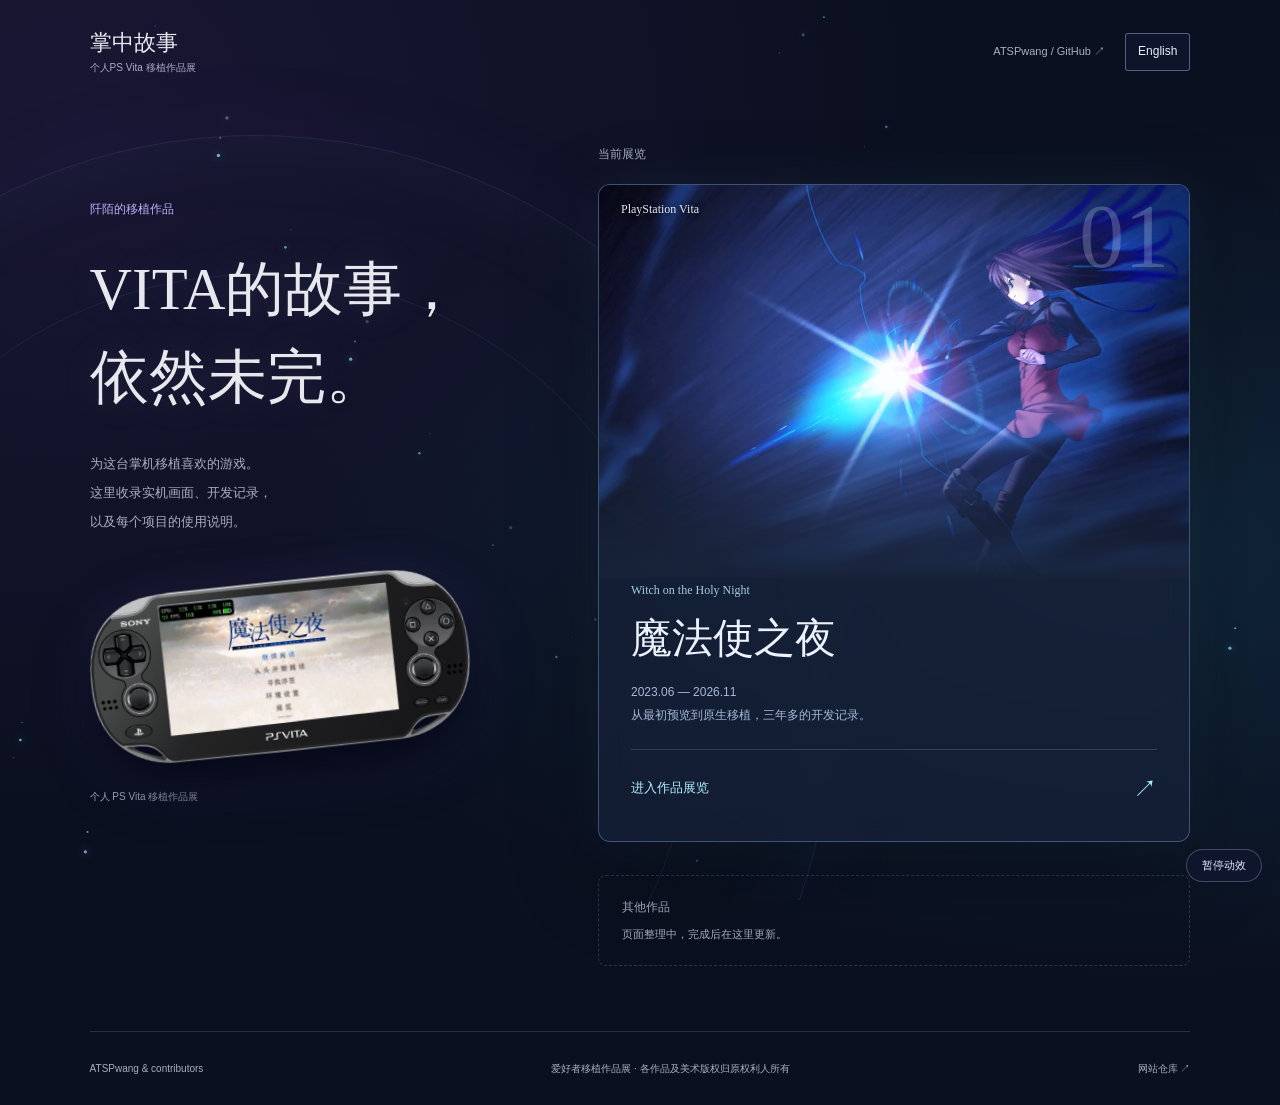
<file: index.html>
<!doctype html>
<html lang="zh-CN">
<head>
  <meta charset="utf-8">
  <meta name="viewport" content="width=device-width,initial-scale=1">
  <meta name="theme-color" content="#10151c">
  <meta name="description" content="ATSPwang 的 PS Vita 移植作品展览。探索魔法使之夜的掌中旅程，以及更多正在路上的移植作品。">
  <title>阡陌· PS Vita 移植作品展</title>
  <link rel="stylesheet" href="hub.css">
  <script src="hub-i18n.js" defer></script>
  <script src="language.js" defer></script>
  <script src="hub.js" defer></script>
</head>
<body>
  <div class="reading-progress" aria-hidden="true"></div><button class="motion-toggle" aria-pressed="false" aria-label="暂停页面动效">暂停动效</button>
  <div class="hub-atmosphere" aria-hidden="true"><canvas class="atmosphere"></canvas><div class="hub-orbit"></div></div>
  <header class="wrap"><a class="wordmark" href="./">掌中故事<span>个人PS Vita 移植作品展</span></a><a class="source" href="https://github.com/ATSPwang618" target="_blank" rel="noopener noreferrer">ATSPwang / GitHub ↗</a><button class="language-toggle" type="button" lang="en" aria-label="Switch to English">English</button></header>
  <main class="wrap collection">
    <section class="intro" aria-labelledby="title"><p class="intro-note">阡陌的移植作品</p><h1 id="title">VITA的故事，<br>依然未完。</h1><p class="intro-description">为这台掌机移植喜欢的游戏。<br>这里收录实机画面、开发记录，<br>以及每个项目的使用说明。</p><div class="collection-device" data-tilt aria-hidden="true"><img class="collection-screen" src="mofa-vita/assets/01-title.webp" width="960" height="544" alt=""><img class="collection-frame" src="mofa-vita/assets/vita-device.webp" width="1154" height="519" alt=""></div><p class="owner-note">个人 PS Vita 移植作品展</p></section>
    <section id="works" class="works" aria-labelledby="works-title"><h2 id="works-title">当前展览</h2>
      <a class="featured" data-tilt href="mofa-vita/" aria-label="进入魔法使之夜 PS Vita 宣传网站"><div class="cover-art"><img src="mofa-vita/assets/hero-magic.webp" width="1024" height="760" alt="苍崎青子施展魔法的游戏原画"><span class="cover-platform">PlayStation Vita</span><span class="cover-index" aria-hidden="true">01</span></div><div class="project-copy"><p class="project-en">Witch on the Holy Night</p><h3>魔法使之夜</h3><p class="project-description">2023.06 — 2026.11<br>从最初预览到原生移植，三年多的开发记录。</p><span class="enter">进入作品展览 <b aria-hidden="true">↗</b></span></div></a>
      <div class="next-work"><h3>其他作品</h3><p>页面整理中，完成后在这里更新。</p></div>
    </section>
  </main>
  <footer class="wrap"><span>ATSPwang &amp; contributors</span><p>爱好者移植作品展 · 各作品及美术版权归原权利人所有</p><a href="https://github.com/ATSPwang618/myvita.github.io" target="_blank" rel="noopener noreferrer">网站仓库 ↗</a></footer>
</body>
</html>
</file>
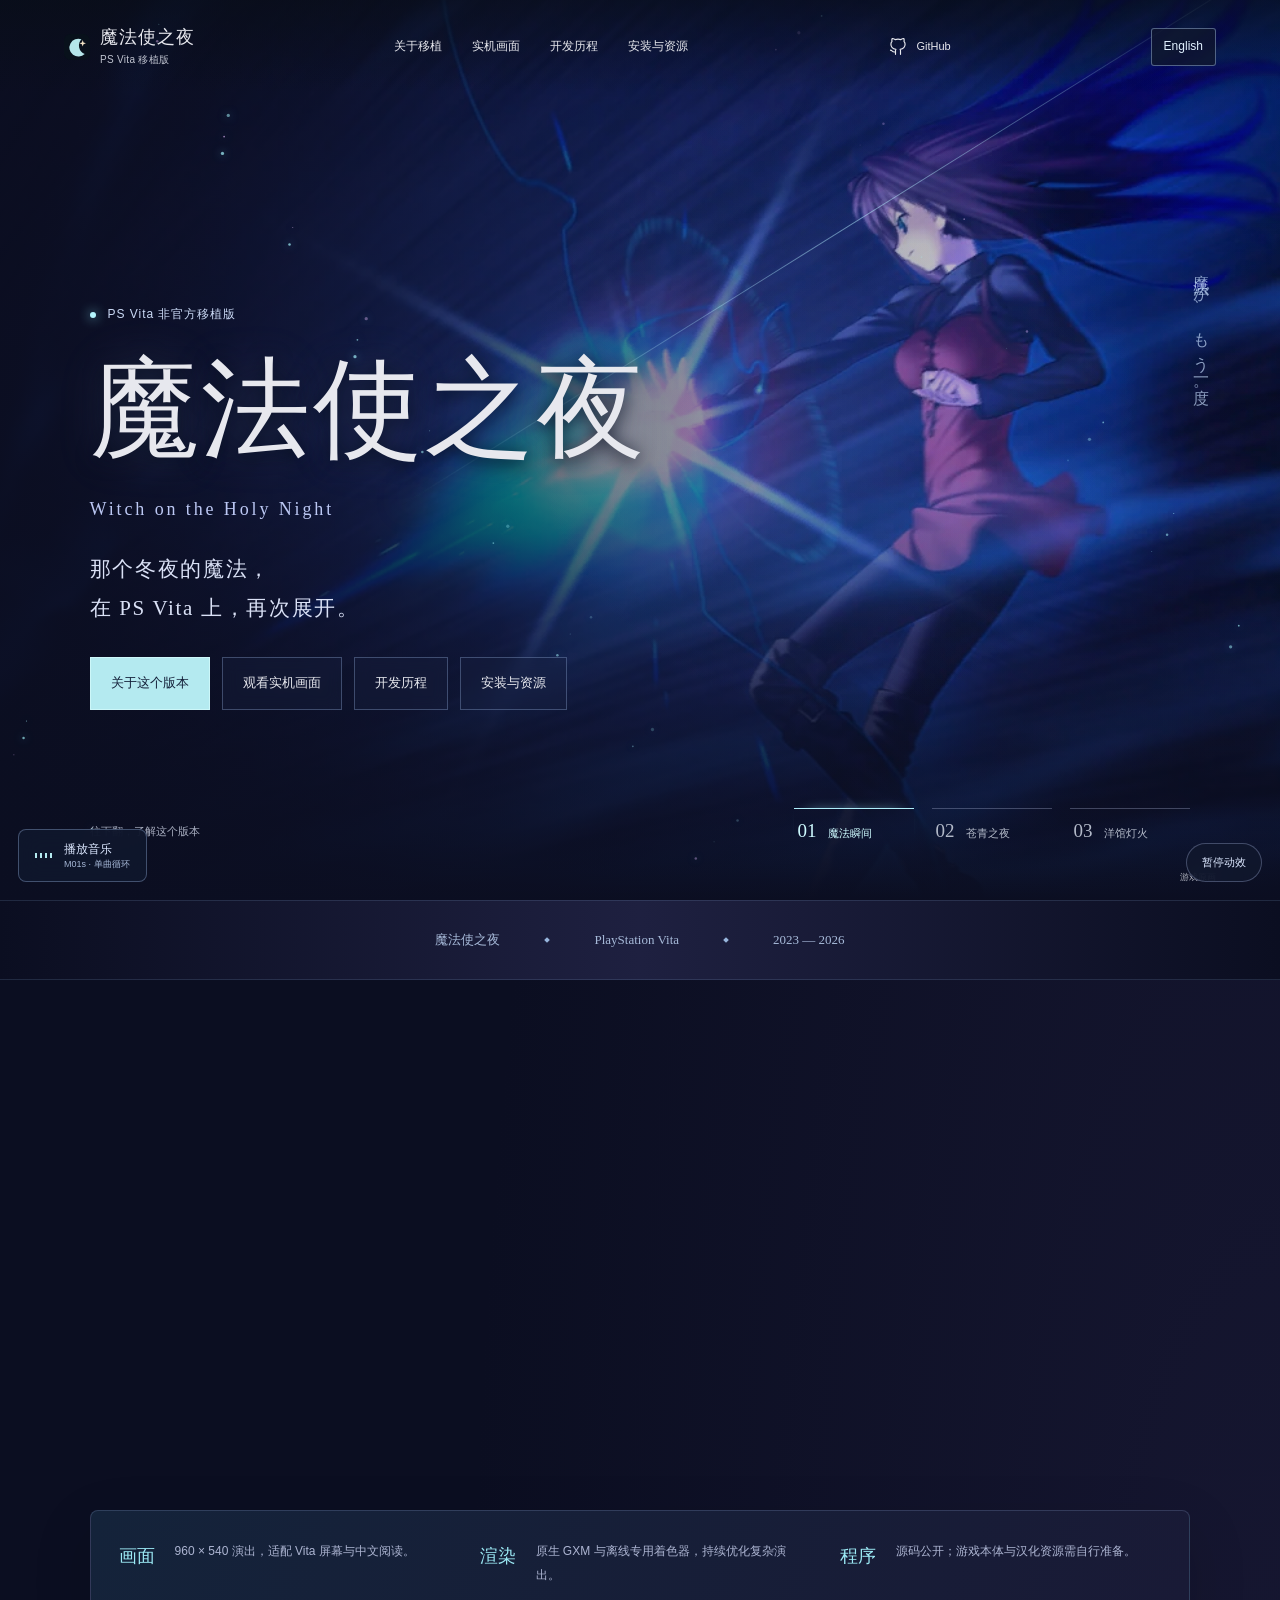
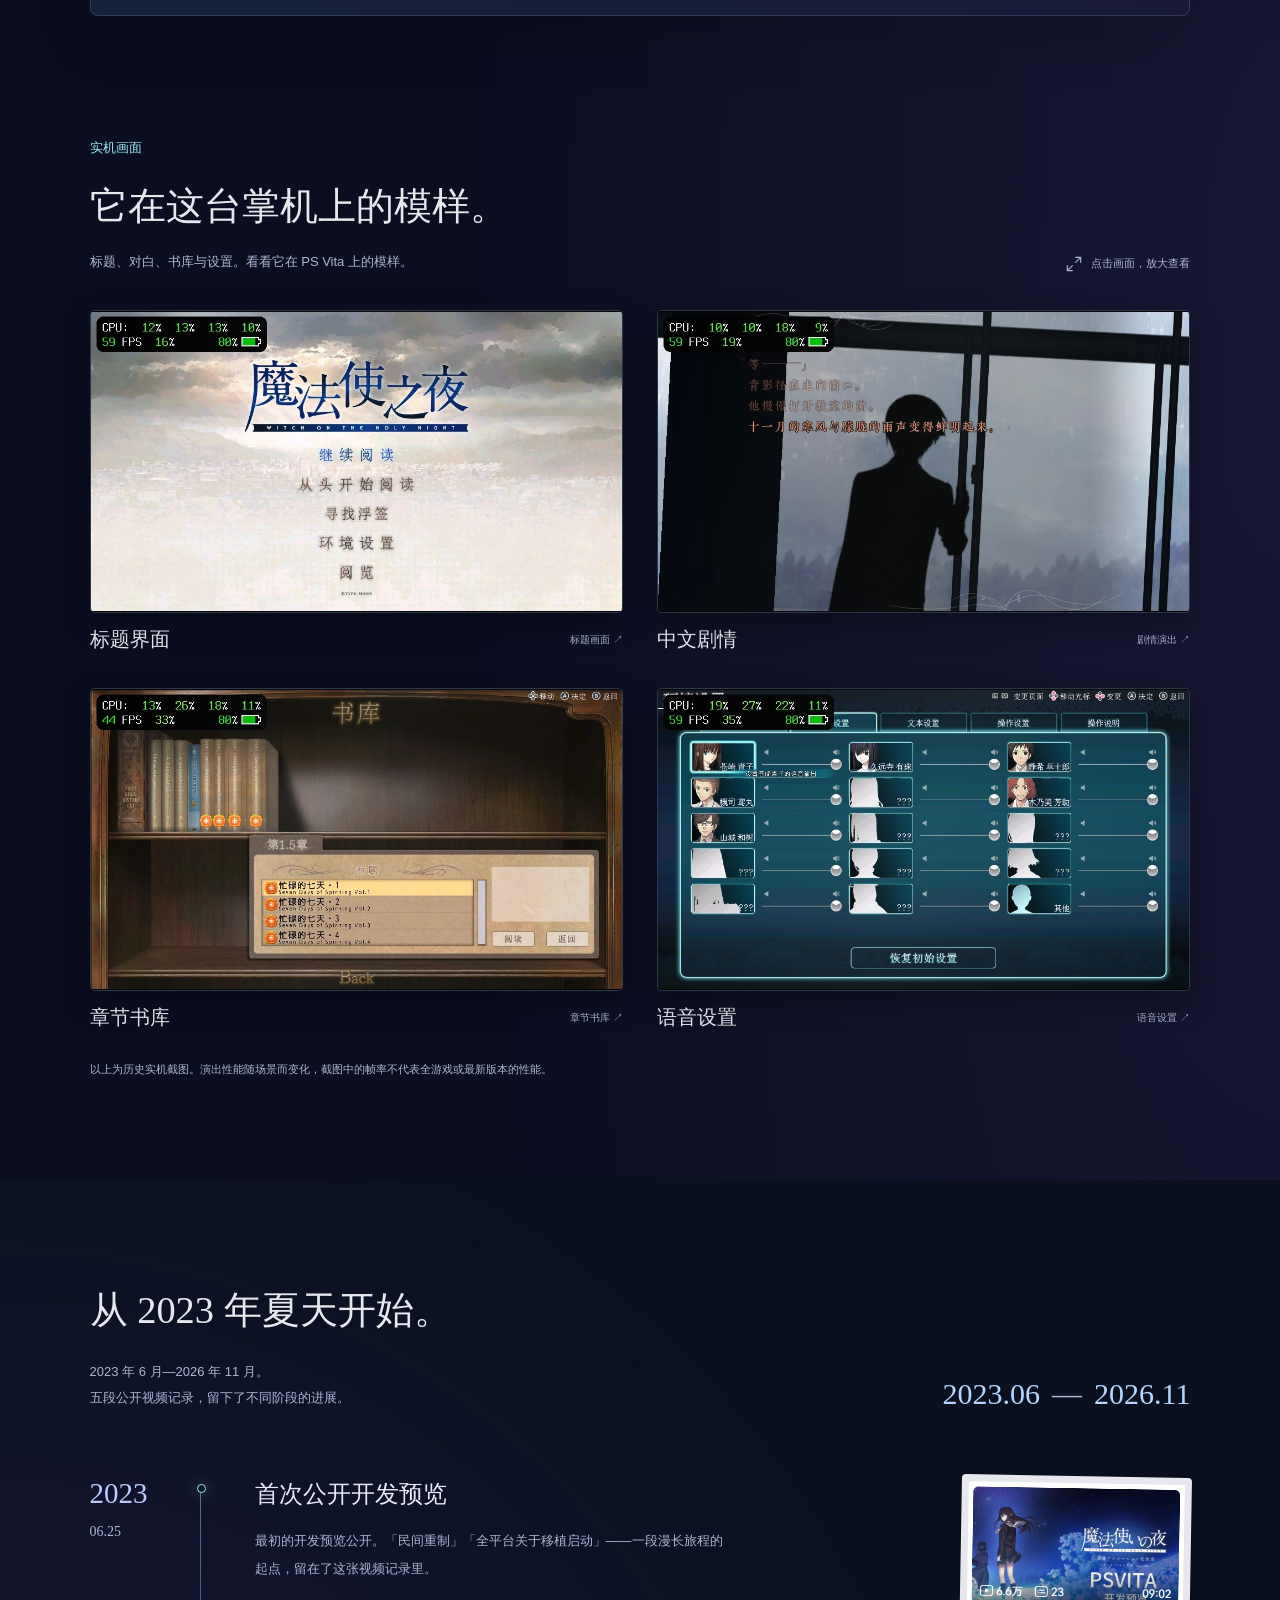
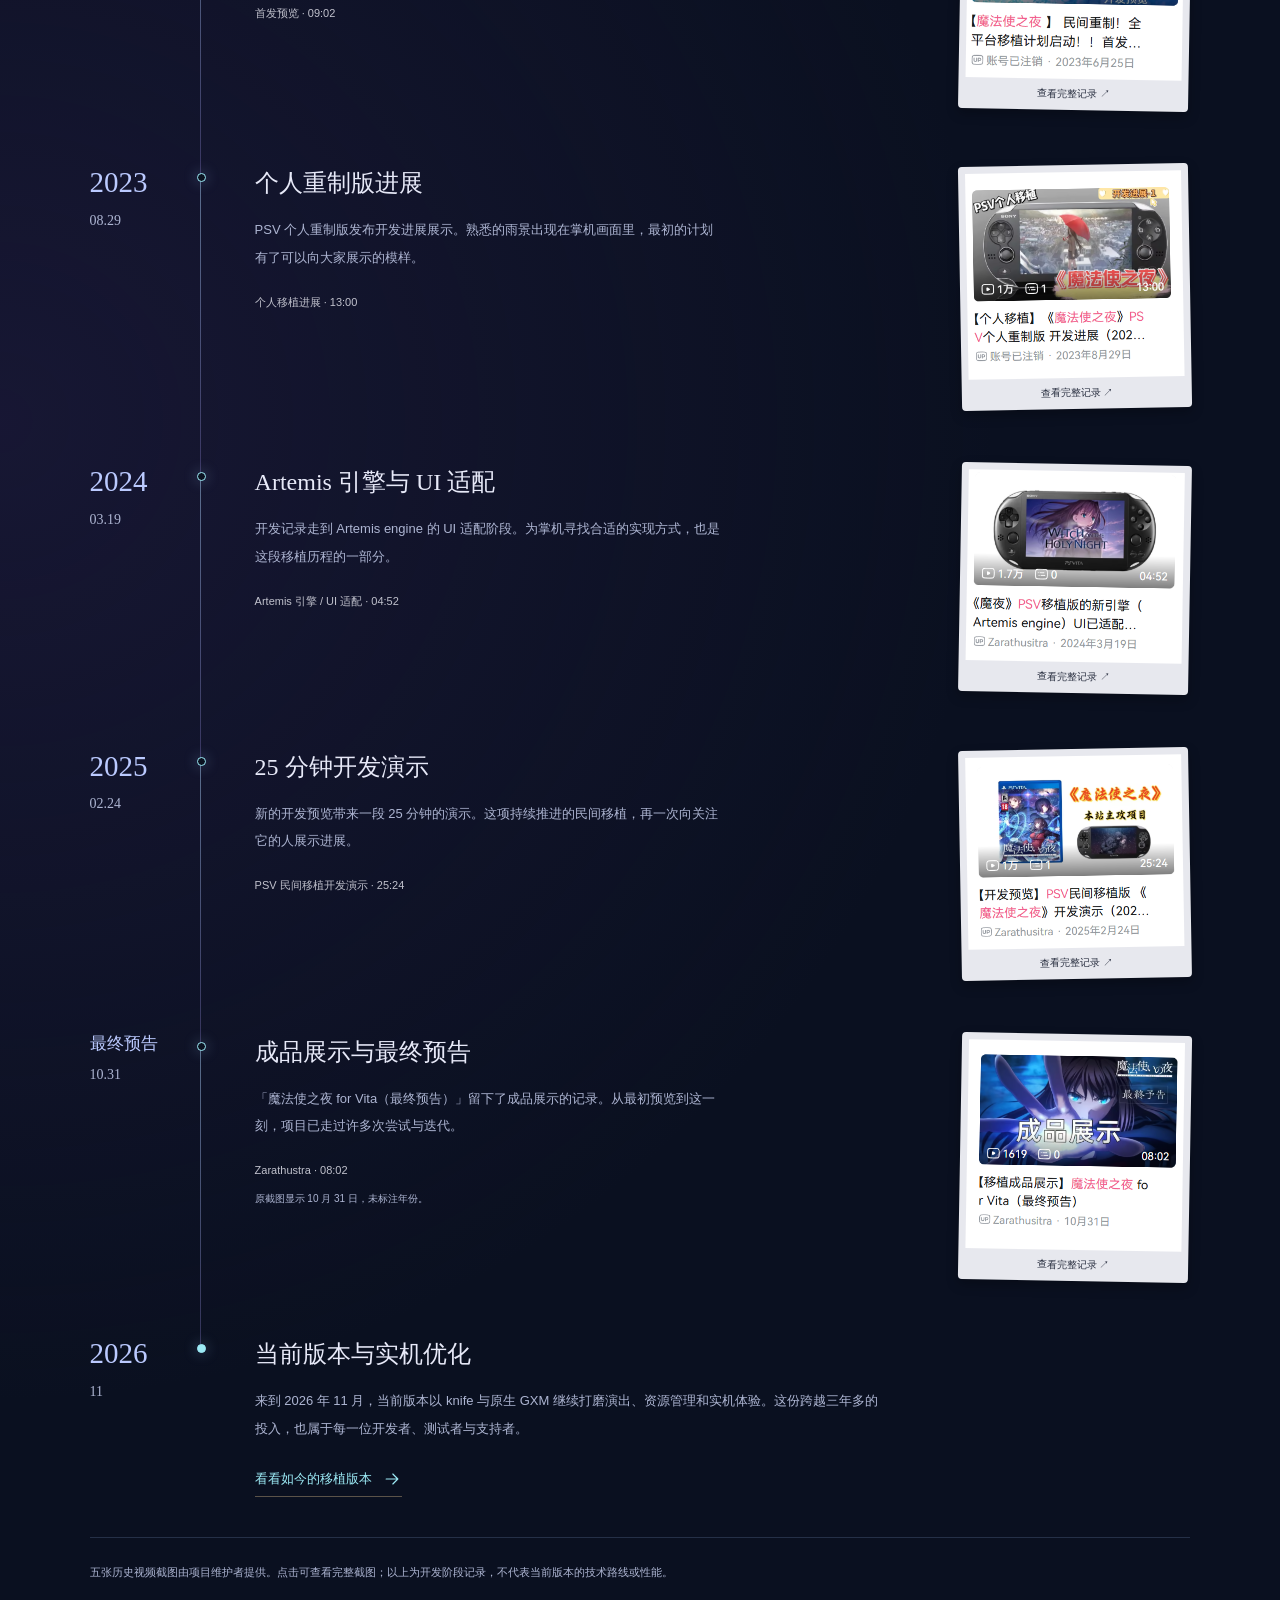
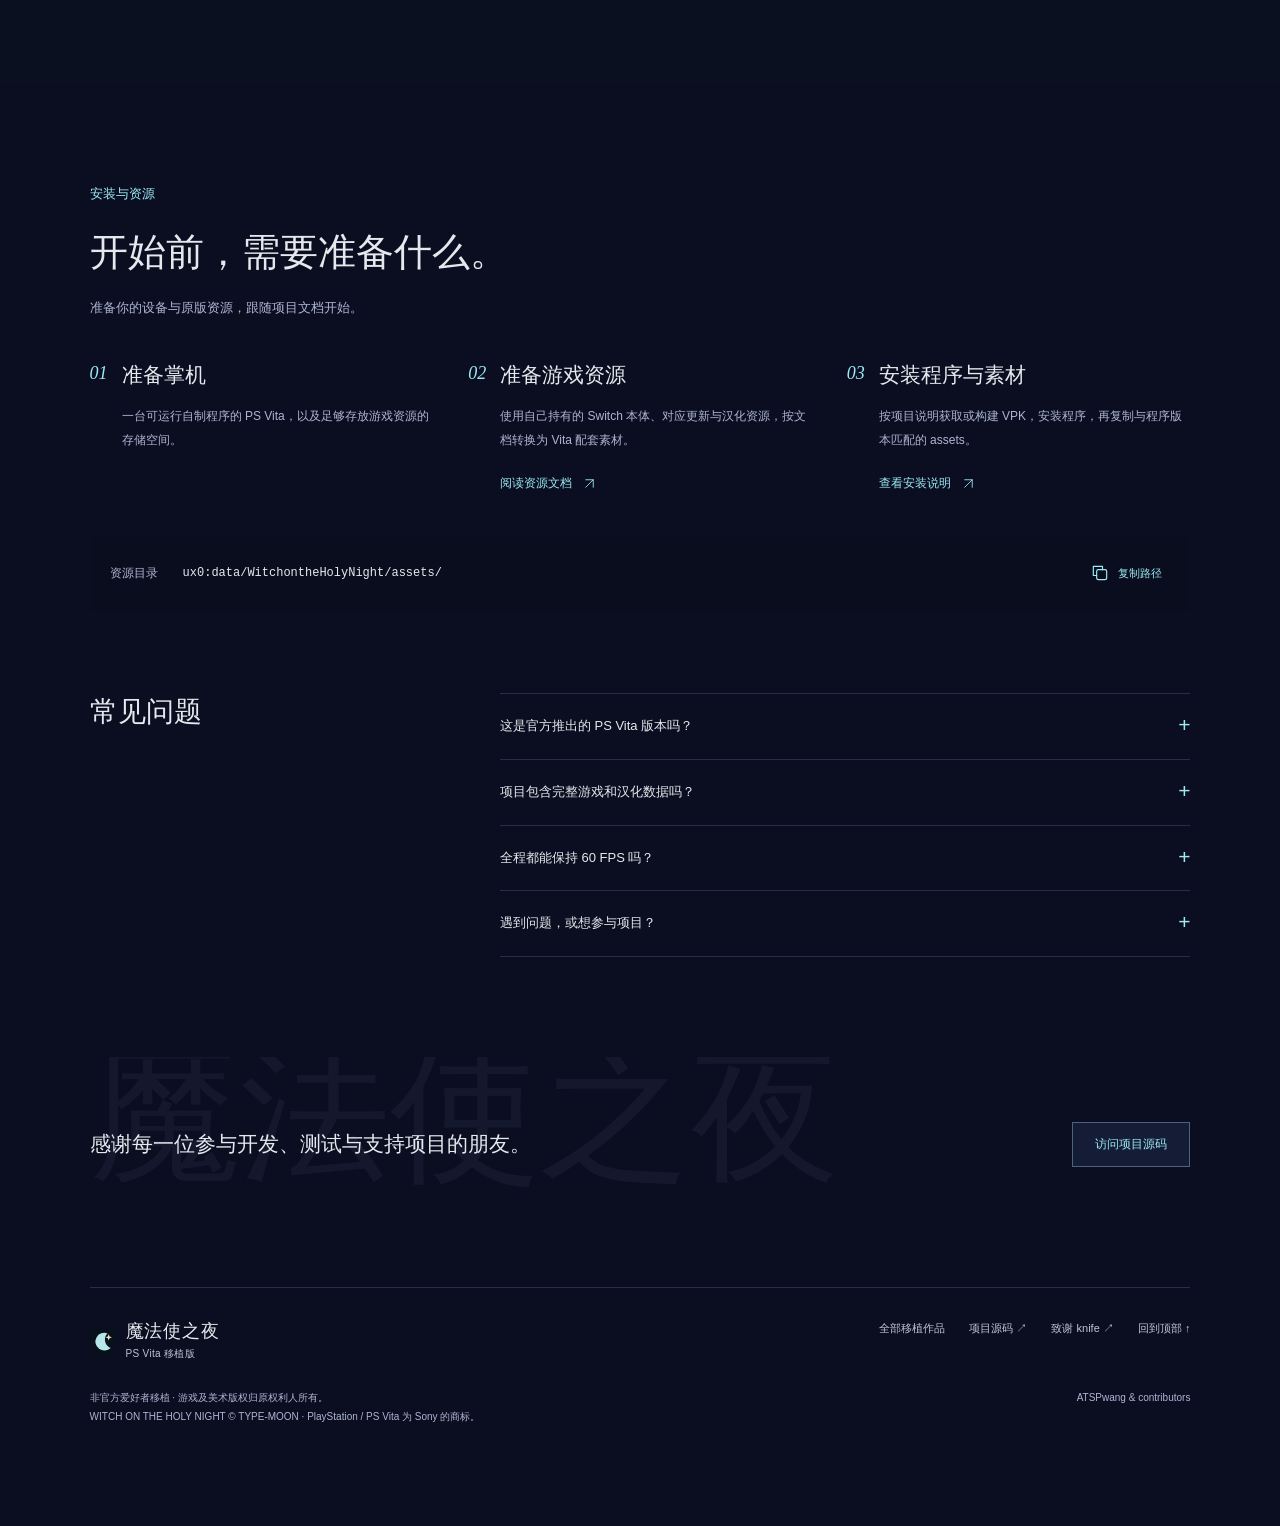
<file: mofa-vita/index.html>
<!doctype html>
<html lang="zh-CN">
<head>
  <meta charset="utf-8">
  <meta name="viewport" content="width=device-width, initial-scale=1">
  <meta name="theme-color" content="#08111b">
  <meta name="description" content="将那个魔法之夜，带回掌心。魔法使之夜 PS Vita 非官方移植项目：原生 GXM、960×540 演出、澄空中文。了解项目特色、实机画面与安装方式。">
  <meta property="og:type" content="website">
  <meta property="og:locale" content="zh_CN">
  <meta property="og:title" content="魔法使之夜 · PS Vita | 将魔法带回掌心">
  <meta property="og:description" content="为 PS Vita 重新施展的魔法。探索原生 GXM 移植、实机画面与项目故事。">
  <meta property="og:image" content="https://atspwang618.github.io/myvita.github.io/mofa-vita/assets/hero-aoko.webp">
  <meta name="twitter:card" content="summary_large_image">
  <title>魔法使之夜 · PS Vita | 将魔法带回掌心</title>
  <link rel="icon" href="assets/favicon.svg" type="image/svg+xml">
  <link rel="preload" as="image" href="assets/hero-magic.webp" fetchpriority="high">
  <link rel="stylesheet" href="styles.css">
  <script src="i18n.js" defer></script>
  <script src="../language.js" defer></script>
  <script src="app.js" defer></script>
  <script src="motion.js" defer></script>
  <script src="audio.js" defer></script>
</head>
<body>
  <div class="reading-progress" aria-hidden="true"></div>
  <button class="motion-toggle" aria-pressed="false" aria-label="暂停页面动效">暂停动效</button>
  <audio id="background-music" src="assets/audio/M01s.ogg" autoplay loop preload="auto"></audio>
  <div class="music-player">
    <button class="music-toggle" type="button" aria-pressed="false" aria-label="播放音乐 · M01s"><span class="music-bars" aria-hidden="true"><i></i><i></i><i></i><i></i></span><span><span class="music-label">播放音乐</span><small>M01s · <span>单曲循环</span></small></span></button>
    <p id="music-status" role="status" aria-live="polite"></p>
  </div>
  <a class="skip-link" href="#main">跳至主要内容</a>
  <svg class="svg-library" xmlns="http://www.w3.org/2000/svg" aria-hidden="true">
    <symbol id="i-arrow" viewBox="0 0 24 24"><path d="M5 12h14m-6-6 6 6-6 6"/></symbol>
    <symbol id="i-diagonal" viewBox="0 0 24 24"><path d="M6 18 18 6M6 6h12v12"/></symbol>
    <symbol id="i-github" viewBox="0 0 24 24"><path d="M9 19c-4 1-4-2-6-2m12 5v-4c0-1 .1-1.5-.5-2 3-.4 6-1.5 6-6a5 5 0 0 0-1.3-3.5A5 5 0 0 0 19 3s-1-.3-3.5 1.3a13 13 0 0 0-7 0C6 2.7 5 3 5 3a5 5 0 0 0-.2 3.5A5 5 0 0 0 3.5 10c0 4.5 3 5.6 6 6-.6.5-.5 1-.5 2v4"/></symbol>
    <symbol id="i-chip" viewBox="0 0 24 24"><rect x="6" y="6" width="12" height="12" rx="2"/><path d="M9 1v5m6-5v5M9 18v5m6-5v5M1 9h5m-5 6h5m12-6h5m-5 6h5"/><rect x="9" y="9" width="6" height="6" rx="1"/></symbol>
    <symbol id="i-frame" viewBox="0 0 24 24"><path d="M9 3H3v6m12-6h6v6M3 15v6h6m12-6v6h-6"/><rect x="7" y="7" width="10" height="10" rx="1"/></symbol>
    <symbol id="i-spark" viewBox="0 0 24 24"><path d="m12 3 2.4 6.6L21 12l-6.6 2.4L12 21l-2.4-6.6L3 12l6.6-2.4L12 3Zm7-2v4m-2-2h4"/></symbol>
    <symbol id="i-expand" viewBox="0 0 24 24"><path d="M14 4h6v6m-6 0 6-6M10 20H4v-6m6 0-6 6"/></symbol>
    <symbol id="i-close" viewBox="0 0 24 24"><path d="m6 6 12 12M6 18 18 6"/></symbol>
    <symbol id="i-copy" viewBox="0 0 24 24"><rect x="8" y="8" width="12" height="12" rx="2"/><path d="M15 8V4H4v11h4"/></symbol>
  </svg>

  <header class="site-header">
    <a class="brand" href="#home" aria-label="魔法使之夜 PS Vita 首页"><img src="assets/favicon.svg" width="34" height="34" alt=""><span>魔法使之夜<small>PS Vita 移植版</small></span></a>
    <nav class="desktop-nav" aria-label="主导航"><a href="#project">关于移植</a><a href="#gallery">实机画面</a><a href="#history">开发历程</a><a href="#start">安装与资源</a></nav>
    <a class="header-github" aria-label="GitHub 项目仓库" href="https://github.com/ATSPwang618/mofa-vita" target="_blank" rel="noopener noreferrer"><svg class="icon"><use href="#i-github"/></svg><span>GitHub</span><svg class="icon small"><use href="#i-diagonal"/></svg></a>
    <button class="language-toggle" type="button" lang="en" aria-label="Switch to English">English</button>
    <button class="menu-toggle" aria-label="打开导航" aria-expanded="false" aria-controls="mobile-nav"><span></span><span></span></button>
  </header>
  <nav id="mobile-nav" class="mobile-nav" aria-label="移动导航" hidden><a href="#project">关于移植 <span>01</span></a><a href="#gallery">实机画面 <span>02</span></a><a href="#history">开发历程 <span>03</span></a><a href="#start">安装与资源 <span>04</span></a></nav>

  <main id="main">
    <section id="home" class="hero" aria-labelledby="hero-title">
      <div class="hero-art" aria-hidden="true"><img class="hero-image is-active" src="assets/hero-magic.webp" width="1024" height="760" alt="" fetchpriority="high"><img class="hero-image" data-src="assets/hero-aoko.webp" width="1024" height="614" alt=""><img class="hero-image" data-src="assets/hero-mansion.webp" width="1024" height="614" alt=""></div>
      <div class="hero-shade"></div><canvas class="atmosphere" aria-hidden="true"></canvas><div class="light-ribbon" aria-hidden="true"></div><div class="hero-pointer-light" aria-hidden="true"></div><span class="vertical-note" aria-hidden="true">魔法が、もう一度。</span>
      <div class="hero-content page-width">
        <p class="hero-preface"><span class="signal-dot"></span>PS Vita 非官方移植版</p>
        <h1 id="hero-title">魔法使之夜</h1>
        <p class="hero-english">Witch on the Holy Night</p><p class="hero-lead">那个冬夜的魔法，<br>在 PS Vita 上，再次展开。</p>
        <nav class="title-menu" aria-label="探索魔夜移植"><a href="#project">关于这个版本</a><a href="#gallery">观看实机画面</a><a href="#history">开发历程</a><a href="#start">安装与资源</a></nav>
      </div>
      <div class="hero-bottom page-width">
        <a class="scroll-cue" href="#project">往下翻，了解这个版本</a>
        <div class="scene-picker" role="group" aria-label="切换首页原画"><span class="scene-label" aria-live="polite">01 / 魔法瞬间</span><button class="scene-button is-active" data-scene="0" aria-label="显示魔法瞬间原画" aria-pressed="true"><span>01</span><small>魔法瞬间</small></button><button class="scene-button" data-scene="1" aria-label="显示苍青之夜原画" aria-pressed="false"><span>02</span><small>苍青之夜</small></button><button class="scene-button" data-scene="2" aria-label="显示洋馆灯火原画" aria-pressed="false"><span>03</span><small>洋馆灯火</small></button></div>
      </div>
      <span class="hero-credit">游戏原画</span>
    </section>


    <div class="chapter-bridge" aria-hidden="true"><span>魔法使之夜</span><i></i><span>PlayStation Vita</span><i></i><span>2023 — 2026</span></div>
    <section id="project" class="project section-space page-width">
      <div class="project-layout">
        <div class="project-copy"><p class="section-label">关于移植</p><h2>在 PS Vita 上，<br>读《魔法使之夜》。</h2><p>基于 knife 引擎，为 PS Vita 适配原生 GXM 渲染、按键与资源加载。当前版本采用 960 × 540 演出画布，支持澄空中文。</p><p>从早期重制尝试到现在的原生实现，项目走过了三年多。这里保留实机画面，也保留这一路的开发记录。</p><a class="text-link inline-link" href="#history">查看开发记录</a></div>
        <div class="device-scene">

          <div class="vita-photo" data-tilt role="img" aria-label="PS Vita 机身素材与游戏实机画面的合成展示">
            <img class="vita-photo-screen" src="assets/04-story.webp" width="960" height="544" alt="" loading="lazy">
            <img class="vita-photo-frame" src="assets/vita-device.webp" width="1154" height="519" alt="" loading="lazy">
          </div>
          <div class="device-caption"><span class="live-dot"></span>PS Vita 机身素材 · 屏幕为实机截图</div>
        </div>
      </div>
      <dl class="port-details"><div><dt>画面</dt><dd>960 × 540 演出，适配 Vita 屏幕与中文阅读。</dd></div><div><dt>渲染</dt><dd>原生 GXM 与离线专用着色器，持续优化复杂演出。</dd></div><div><dt>程序</dt><dd>源码公开；游戏本体与汉化资源需自行准备。</dd></div></dl>
    </section>


    <section id="gallery" class="gallery section-space page-width">
      <div class="section-heading"><div><p class="section-label">实机画面</p><h2>它在这台掌机上的模样。</h2><p>标题、对白、书库与设置。看看它在 PS Vita 上的模样。</p></div><span class="gallery-hint"><svg class="icon"><use href="#i-expand"/></svg>点击画面，放大查看</span></div>
      <div class="gallery-grid">
        <button class="gallery-item" data-tilt data-gallery="0" aria-label="放大：标题画面"><div class="gallery-image"><img src="assets/01-title.webp" width="960" height="544" alt="魔法使之夜在 PS Vita 上的标题界面" loading="lazy"><span class="image-expand"><svg class="icon"><use href="#i-expand"/></svg></span></div><span class="gallery-caption"><span>标题界面</span><span>标题画面 ↗</span></span></button>
        <button class="gallery-item" data-tilt data-gallery="1" aria-label="放大：剧情画面"><div class="gallery-image"><img src="assets/04-story.webp" width="960" height="544" alt="PS Vita 上的洋馆剧情和澄空中文对白" loading="lazy"><span class="image-expand"><svg class="icon"><use href="#i-expand"/></svg></span></div><span class="gallery-caption"><span>中文剧情</span><span>剧情演出 ↗</span></span></button>
        <button class="gallery-item" data-tilt data-gallery="2" aria-label="放大：书库界面"><div class="gallery-image"><img src="assets/03-archive.webp" width="960" height="544" alt="PS Vita 上的章节书库界面" loading="lazy"><span class="image-expand"><svg class="icon"><use href="#i-expand"/></svg></span></div><span class="gallery-caption"><span>章节书库</span><span>章节书库 ↗</span></span></button>
        <button class="gallery-item" data-tilt data-gallery="3" aria-label="放大：语音设置"><div class="gallery-image"><img src="assets/02-voices.webp" width="960" height="544" alt="PS Vita 上的角色语音设置界面" loading="lazy"><span class="image-expand"><svg class="icon"><use href="#i-expand"/></svg></span></div><span class="gallery-caption"><span>语音设置</span><span>语音设置 ↗</span></span></button>
      </div>
      <p class="gallery-footnote">以上为历史实机截图。演出性能随场景而变化，截图中的帧率不代表全游戏或最新版本的性能。</p>
    </section>

    <section id="history" class="history-section section-space" aria-labelledby="history-title">
      <div class="page-width">
        <div class="history-heading">
          <div><h2 id="history-title">从 2023 年夏天开始。</h2><p>2023 年 6 月—2026 年 11 月。<br>五段公开视频记录，留下了不同阶段的进展。</p></div>
          <p class="history-range"><time datetime="2023-06">2023.06</time><span>—</span><time datetime="2026-11">2026.11</time></p>
        </div>
        <ol class="history-timeline">
          <li class="history-entry">
            <div class="history-date"><time datetime="2023-06-25"><strong>2023</strong>06.25</time></div>
            <div class="history-milestone"><h3>首次公开开发预览</h3><p>最初的开发预览公开。「民间重制」「全平台关于移植启动」——一段漫长旅程的起点，留在了这张视频记录里。</p><span class="history-caption">首发预览 · 09:02</span></div>
            <a class="history-evidence" href="assets/history-1.webp" target="_blank" rel="noopener" aria-label="查看历史截图：2023年6月开发预览"><img src="assets/history-1.webp" width="371" height="337" alt="2023年6月25日：魔法使之夜民间重制、全平台关于移植启动的视频记录" loading="lazy"><span>查看完整记录 ↗</span></a>
          </li>
          <li class="history-entry">
            <div class="history-date"><time datetime="2023-08-29"><strong>2023</strong>08.29</time></div>
            <div class="history-milestone"><h3>个人重制版进展</h3><p>PSV 个人重制版发布开发进展展示。熟悉的雨景出现在掌机画面里，最初的计划有了可以向大家展示的模样。</p><span class="history-caption">个人移植进展 · 13:00</span></div>
            <a class="history-evidence" href="assets/history-2.webp" target="_blank" rel="noopener" aria-label="查看历史截图：2023年8月开发进展"><img src="assets/history-2.webp" width="389" height="371" alt="2023年8月29日：魔法使之夜 PSV 个人重制版开发进展的视频记录" loading="lazy"><span>查看完整记录 ↗</span></a>
          </li>
          <li class="history-entry">
            <div class="history-date"><time datetime="2024-03-19"><strong>2024</strong>03.19</time></div>
            <div class="history-milestone"><h3>Artemis 引擎与 UI 适配</h3><p>开发记录走到 Artemis engine 的 UI 适配阶段。为掌机寻找合适的实现方式，也是这段移植历程的一部分。</p><span class="history-caption">Artemis 引擎 / UI 适配 · 04:52</span></div>
            <a class="history-evidence" href="assets/history-3.webp" target="_blank" rel="noopener" aria-label="查看历史截图：2024年Artemis界面适配"><img src="assets/history-3.webp" width="382" height="338" alt="2024年3月19日：魔夜 PSV 移植版新引擎 Artemis engine UI 适配的视频记录，发布者 Zarathustra" loading="lazy"><span>查看完整记录 ↗</span></a>
          </li>
          <li class="history-entry">
            <div class="history-date"><time datetime="2025-02-24"><strong>2025</strong>02.24</time></div>
            <div class="history-milestone"><h3>25 分钟开发演示</h3><p>新的开发预览带来一段 25 分钟的演示。这项持续推进的民间移植，再一次向关注它的人展示进展。</p><span class="history-caption">PSV 民间移植开发演示 · 25:24</span></div>
            <a class="history-evidence" href="assets/history-4.webp" target="_blank" rel="noopener" aria-label="查看历史截图：2025年开发演示"><img src="assets/history-4.webp" width="392" height="349" alt="2025年2月24日：魔法使之夜 PSV 民间移植版开发演示的视频记录" loading="lazy"><span>查看完整记录 ↗</span></a>
          </li>
          <li class="history-entry">
            <div class="history-date"><strong class="history-phase">最终预告</strong><span>10.31</span></div>
            <div class="history-milestone"><h3>成品展示与最终预告</h3><p>「魔法使之夜 for Vita（最终预告）」留下了成品展示的记录。从最初预览到这一刻，项目已走过许多次尝试与迭代。</p><span class="history-caption">Zarathustra · 08:02</span><small class="history-date-note">原截图显示 10 月 31 日，未标注年份。</small></div>
            <a class="history-evidence" href="assets/history-5.webp" target="_blank" rel="noopener" aria-label="查看历史截图：成品展示最终预告"><img src="assets/history-5.webp" width="390" height="378" alt="10月31日：Zarathustra 发布的魔法使之夜 for Vita 最终预告，截图未标注年份" loading="lazy"><span>查看完整记录 ↗</span></a>
          </li>
          <li class="history-entry history-present">
            <div class="history-date"><time datetime="2026-11"><strong>2026</strong>11</time></div>
            <div class="history-milestone"><h3>当前版本与实机优化</h3><p>来到 2026 年 11 月，当前版本以 knife 与原生 GXM 继续打磨演出、资源管理和实机体验。这份跨越三年多的投入，也属于每一位开发者、测试者与支持者。</p><a class="text-link inline-link" href="#project">看看如今的移植版本<svg class="icon"><use href="#i-arrow"/></svg></a></div>
          </li>
        </ol>
        <p class="history-footnote">五张历史视频截图由项目维护者提供。点击可查看完整截图；以上为开发阶段记录，不代表当前版本的技术路线或性能。</p>
      </div>
    </section>

    <section id="start" class="start-section section-space"><div class="page-width">
      <div class="section-heading"><div><p class="section-label">安装与资源</p><h2>开始前，需要准备什么。</h2><p>准备你的设备与原版资源，跟随项目文档开始。</p></div></div>
      <div class="steps">
        <article class="step"><span class="step-number">01</span><h3>准备掌机</h3><p>一台可运行自制程序的 PS Vita，以及足够存放游戏资源的存储空间。</p></article>
        <article class="step"><span class="step-number">02</span><h3>准备游戏资源</h3><p>使用自己持有的 Switch 本体、对应更新与汉化资源，按文档转换为 Vita 配套素材。</p><a class="step-footer" href="https://github.com/ATSPwang618/mofa-vita/blob/perf/render/doc/10-Switch%E5%8E%9F%E7%89%88%E8%B5%84%E6%BA%90%E6%8F%90%E5%8F%96.md" target="_blank" rel="noopener noreferrer">阅读资源文档 <svg class="icon small"><use href="#i-diagonal"/></svg></a></article>
        <article class="step"><span class="step-number">03</span><h3>安装程序与素材</h3><p>按项目说明获取或构建 VPK，安装程序，再复制与程序版本匹配的 assets。</p><a class="step-footer" href="https://github.com/ATSPwang618/mofa-vita/blob/perf/render/doc/08-%E7%B4%A0%E6%9D%90%E4%B8%8E%E5%AE%89%E8%A3%85.md" target="_blank" rel="noopener noreferrer">查看安装说明 <svg class="icon small"><use href="#i-diagonal"/></svg></a></article>
      </div>
      <div class="path-bar"><span>资源目录</span><code>ux0:data/WitchontheHolyNight/assets/</code><button id="copy-path" aria-label="复制资源目录"><svg class="icon"><use href="#i-copy"/></svg><span>复制路径</span></button></div><p id="copy-feedback" class="copy-feedback" role="status" aria-live="polite"></p>
      <div class="faq-layout"><div class="faq-intro"><h3>常见问题</h3></div><div class="faq">
        <details><summary>这是官方推出的 PS Vita 版本吗？<span>+</span></summary><p>这是由爱好者开发的非官方开源移植项目，基于 AuroraWright/knife 引擎。与 TYPE-MOON、Sony 及原作发行方无隶属关系。</p></details>
        <details><summary>项目包含完整游戏和汉化数据吗？<span>+</span></summary><p>不包含。源码仓库和 VPK 提供引擎与程序，游戏本体、字体、音视频及汉化资源需要自行准备。程序需要匹配版本的转换资源包。</p></details>
        <details><summary>全程都能保持 60 FPS 吗？<span>+</span></summary><p>不能保证。实际帧率受到演出复杂度、图层与特效负载影响。项目持续优化重场景，最新状态与已知限制请以仓库文档和对应版本实机记录为准。</p></details>
        <details><summary>遇到问题，或想参与项目？<span>+</span></summary><p>欢迎通过 <a href="https://github.com/ATSPwang618/mofa-vita/issues" target="_blank" rel="noopener noreferrer">GitHub Issues</a> 反馈。附上程序版本、场景、复现步骤与日志，有助于定位问题。也欢迎参与代码、文档和实机测试。</p></details>
      </div></div>
    </div></section>

    <section class="project-end page-width"><span class="end-mark" aria-hidden="true">魔法使之夜</span><p>感谢每一位参与开发、测试与支持项目的朋友。</p><a href="https://github.com/ATSPwang618/mofa-vita" target="_blank" rel="noopener noreferrer">访问项目源码</a></section>
  </main>

  <footer class="site-footer page-width"><div class="footer-top"><a class="brand" href="#home"><img src="assets/favicon.svg" width="30" height="30" alt=""><span>魔法使之夜<small>PS Vita 移植版</small></span></a><div><a href="../">全部移植作品</a><a href="https://github.com/ATSPwang618/mofa-vita" target="_blank" rel="noopener noreferrer">项目源码 ↗</a><a href="https://github.com/AuroraWright/knife" target="_blank" rel="noopener noreferrer">致谢 knife ↗</a><a href="#home">回到顶部 ↑</a></div></div><div class="footer-bottom"><p>非官方爱好者移植 · 游戏及美术版权归原权利人所有。<br>WITCH ON THE HOLY NIGHT © TYPE-MOON · PlayStation / PS Vita 为 Sony 的商标。</p><span>ATSPwang &amp; contributors</span></div></footer>

  <dialog id="lightbox" aria-labelledby="lightbox-title"><div class="lightbox-bar"><span id="lightbox-title">实机画面</span><button id="lightbox-close" aria-label="关闭大图"><svg class="icon"><use href="#i-close"/></svg></button></div><img id="lightbox-image" src="assets/01-title.webp" width="960" height="544" alt=""><div class="lightbox-controls"><button id="lightbox-prev" aria-label="上一张实机截图">←</button><span id="lightbox-count" aria-live="polite">01 / 04</span><button id="lightbox-next" aria-label="下一张实机截图">→</button></div></dialog>
</body>
</html>
</file>
<file: hub.css>
@charset "UTF-8";
:root{color-scheme:dark;--text:#e7e8ee;--muted:#a8aec0;--accent:#d5b687;--serif:"Songti SC","SimSun",Georgia,serif}
*{box-sizing:border-box}body{margin:0;background:#10182a;color:var(--text);font:14px/1.9 "Segoe UI","Microsoft YaHei",sans-serif}a{color:inherit;text-decoration:none}h1,h2,h3,p{margin:0}img{display:block;width:100%;height:auto}.wrap{width:min(1140px,86%);margin-inline:auto}a:focus-visible{outline:2px solid var(--accent);outline-offset:6px}header{display:flex;justify-content:space-between;align-items:center;gap:20px;padding-block:26px}.wordmark{font:22px/1.5 var(--serif)}.wordmark span{display:block;font:10px/1.8 "Segoe UI","Microsoft YaHei",sans-serif;color:var(--muted)}.source{font-size:11px;color:var(--muted)}.collection{display:grid;grid-template-columns:1fr 1.35fr;gap:80px;padding-block:55px 65px;align-items:start}.intro{padding-top:55px}.intro-note{font-size:12px;color:var(--accent);margin-bottom:25px}h1{font:400 clamp(36px,4vw,58px)/1.5 var(--serif)}.intro-description{font-size:13px;color:var(--muted);line-height:2.2;margin-top:28px}.collection-device{position:relative;margin:45px 0 0;max-width:380px;transform:rotate(-6deg);filter:drop-shadow(0 20px 16px #0005)}.collection-frame{position:relative;z-index:1}.collection-screen{position:absolute;left:19.4%;top:6.7%;width:60.8%;height:77.4%;object-fit:cover;clip-path:polygon(0 0,100% 1%,100% 97.5%,0 100%)}.owner-note{color:var(--muted);font-size:10px;margin-top:35px}.works>h2{font-size:12px;font-weight:400;color:var(--muted);margin-bottom:18px}.featured{display:block;background:#e7e8ee;color:#192137;box-shadow:8px 10px 0 #080d1766;transition:transform .25s}.featured:hover{transform:translateY(-4px)}.cover-art{position:relative;overflow:hidden;aspect-ratio:1.65}.cover-art img{width:100%;height:100%;object-fit:cover;object-position:center 38%}.cover-platform{position:absolute;top:17px;left:22px;color:#e7e8ee;font:12px Georgia,serif;text-shadow:0 1px 6px #000}.project-copy{padding:27px 32px 30px}.project-en{font:12px Georgia,serif;color:#566078}.project-copy h3{font:37px/1.6 var(--serif);margin-top:8px}.project-description{font-size:12px;color:#566078;margin-top:9px;line-height:1.9}.enter{display:flex;align-items:center;justify-content:space-between;margin-top:22px;font-size:13px}.enter b{font-size:24px;font-weight:400}.next-work{margin-top:33px;color:var(--muted)}.next-work h3{font-size:12px;font-weight:400}.next-work p{font-size:11px;margin-top:5px}footer{display:flex;justify-content:space-between;gap:20px;padding-block:27px;border-top:1px solid #a8aec033;font-size:10px;color:var(--muted)}footer a{white-space:nowrap}
@media(max-width:850px){.collection{gap:35px;grid-template-columns:1fr 1.2fr}.intro{padding-top:40px}.project-copy{padding:22px}.project-copy h3{font-size:30px}h1{font-size:35px}.cover-art{aspect-ratio:1.2}.collection-device{margin-top:35px}}
@media(max-width:600px){.wrap{width:88%}header{padding-block:22px}.wordmark{font-size:20px}.source{font-size:9px}.collection{grid-template-columns:1fr;gap:35px;padding-top:20px}.intro{padding-top:0}.intro-note{margin-bottom:15px}h1{font-size:38px}.intro-description{font-size:12px;margin-top:20px}.intro-description br{display:none}.collection-device{display:none}.owner-note{display:none}.cover-art{aspect-ratio:1.5}.project-copy{padding:25px}.project-copy h3{font-size:34px}.works>h2{margin-bottom:13px}footer{flex-direction:column;gap:10px}}
@media(prefers-reduced-motion:reduce){.featured{transition:none}.featured:hover{transform:none}}

/* The collection is a luminous exhibit wall; project assets stay in their directory. */
body{background:radial-gradient(ellipse at 5% 10%,#37235b55,transparent 50%),radial-gradient(ellipse at 90% 50%,#16465d66,transparent 55%),#0b1020;isolation:isolate}header,.collection,footer{position:relative;z-index:1}.hub-atmosphere{position:fixed;inset:0;z-index:0;pointer-events:none;overflow:hidden}.atmosphere{position:absolute;inset:0;width:100%;height:100%}.hub-orbit{position:absolute;left:-25vw;top:15vh;width:90vw;height:90vw;border:1px solid #ab93ff21;border-radius:50%;box-shadow:0 0 100px #7e55d90d,inset 0 0 100px #72cde00d;animation:orbit-breathe 10s ease-in-out infinite alternate}.hub-orbit:after{content:"";position:absolute;inset:12%;border:1px solid #99d9ff14;border-radius:50%}.intro-note{color:#bdb0f9}.intro h1{font-size:clamp(38px,4.6vw,67px);text-shadow:0 0 40px #b6b8ff25}.collection{padding-top:40px;gap:70px;perspective:1400px}.featured{background:#172238bb;color:#edf2ff;border:1px solid #93b8f359;border-radius:12px;overflow:hidden;backdrop-filter:blur(14px);box-shadow:0 30px 90px #0005,0 0 55px #85b9f314;transform:perspective(1100px) rotateX(var(--tilt-x,0deg)) rotateY(var(--tilt-y,0deg));transition:transform .2s,box-shadow .4s}.featured:hover{transform:perspective(1100px) rotateX(var(--tilt-x,0deg)) rotateY(var(--tilt-y,0deg));box-shadow:0 30px 90px #0005,0 0 50px #85b9f329}.cover-art{aspect-ratio:1.5}.cover-art img{animation:cover-breathe 16s ease-in-out infinite alternate}.cover-art:after{content:"";position:absolute;inset:0;background:linear-gradient(0deg,#172238,transparent 40%),linear-gradient(110deg,transparent,#d2efff18,transparent);pointer-events:none}.cover-index{position:absolute;right:20px;top:0;font:90px Georgia,serif;color:#e6efff3b}.project-copy{padding-top:5px}.project-en{color:#a3cce1}.project-copy h3{font-size:41px}.project-description{color:#a7b9d7}.enter{color:#b1edff;border-top:1px solid #a3bee733;padding-top:16px}.enter b{transition:transform .3s}.featured:hover .enter b{transform:translate(4px,-4px)}.collection-device{animation:hardware-float 8s ease-in-out infinite;filter:drop-shadow(0 22px 25px #020613) drop-shadow(0 0 20px #a27fff20)}.next-work{padding:20px 23px;border:1px dashed #9cb3da3b;border-radius:8px}.reading-progress{position:fixed;top:0;left:0;width:100%;height:3px;transform:scaleX(0);transform-origin:left;background:linear-gradient(90deg,#a5f3fa,#ba9aff);z-index:50;box-shadow:0 0 12px #99eaff}.motion-toggle{position:fixed;right:18px;bottom:18px;z-index:45;border:1px solid #abb9e454;border-radius:30px;background:#10172de0;backdrop-filter:blur(12px);color:#dce8ff;padding:8px 15px;font:11px "Segoe UI","Microsoft YaHei",sans-serif;cursor:pointer}.motion-paused *,.motion-paused *:before,.motion-paused *:after{animation-play-state:paused!important}.motion-paused [data-tilt]{transform:none!important}
@keyframes cover-breathe{to{transform:scale(1.065)}}@keyframes hardware-float{0%,100%{translate:0 0;rotate:-2deg}50%{translate:0 -10px;rotate:0deg}}@keyframes orbit-breathe{from{transform:scale(.9);opacity:.5}to{transform:scale(1.05);opacity:1}}
@media(max-width:600px){.collection{gap:32px;padding-top:18px}.intro h1{font-size:40px}.cover-art{aspect-ratio:1.25}.project-copy h3{font-size:35px}.cover-index{font-size:65px}.project-copy{padding-top:10px}.motion-toggle{right:12px;bottom:12px;font-size:10px}.hub-orbit{width:150vw;height:150vw;left:-70vw;top:20vh}.collection-device{display:none}}
@media(prefers-reduced-motion:reduce){*{animation:none!important;transition:none!important}[data-tilt]{transform:none!important}}

/* Language selection is shared across exhibitions without reloading the page. */
.language-toggle{flex-shrink:0;border:1px solid #a9c7ed70;border-radius:3px;padding:8px 12px;background:#10172dcc;color:#e1f1ff;font:12px/1.4 "Segoe UI",sans-serif;cursor:pointer;min-height:38px}
.language-toggle:hover{background:#2a3b5b}.language-toggle:focus-visible{outline:2px solid #b4eaf0;outline-offset:4px}
html[lang="en"]{--serif:Georgia,"Times New Roman",serif}

header .source{margin-left:auto}html[lang="en"] .project-copy h3{font-size:clamp(25px,3.2vw,38px);line-height:1.25}html[lang="en"] .wordmark{font-size:19px}
@media(max-width:600px){header{gap:12px;flex-wrap:wrap}header .source{font-size:9px}.language-toggle{padding:8px 10px}html[lang="en"] .wordmark{max-width:150px;font-size:17px}html[lang="en"] h1{font-size:35px;line-height:1.35}}
</file>
<file: mofa-vita/styles.css>
@charset "UTF-8";
:root{color-scheme:dark;--bg:#10182a;--panel:#151f32;--text:#e7e8ee;--muted:#a8aec0;--accent:#d5b687;--line:#a8aec033;--serif:"Songti SC","Noto Serif CJK SC","SimSun",Georgia,serif;--sans:"Segoe UI","Microsoft YaHei",sans-serif}
*{box-sizing:border-box}html{scroll-behavior:smooth;scroll-padding-top:40px}body{margin:0;background:var(--bg);color:var(--text);font:14px/1.9 var(--sans)}h1,h2,h3,p{margin:0}a{color:inherit;text-decoration:none}button{font:inherit;color:inherit;cursor:pointer}img{display:block;max-width:100%}button,a{-webkit-tap-highlight-color:transparent}:focus-visible{outline:2px solid var(--accent);outline-offset:5px}::selection{background:var(--accent);color:var(--bg)}.page-width{width:min(1140px,86%);margin-inline:auto}.section-space{padding-block:100px}.icon{width:20px;height:20px;fill:none;stroke:currentColor;stroke-width:1.4;stroke-linecap:round;stroke-linejoin:round;flex-shrink:0}.icon.small{width:15px;height:15px}.svg-library{position:absolute;width:0;height:0;overflow:hidden}h2{font:400 clamp(28px,3vw,40px)/1.6 var(--serif)}.section-label{font-size:13px;color:var(--accent);margin-bottom:15px}.skip-link{position:fixed;z-index:100;top:10px;left:10px;transform:translateY(-160%);padding:10px 20px;background:var(--text);color:var(--bg)}.skip-link:focus{transform:none}
/* A title screen, with the manor as the main image. */
.site-header{position:absolute;inset:0 0 auto;z-index:20;display:flex;align-items:center;justify-content:space-between;gap:25px;padding:24px 5%;background:linear-gradient(#080d17a6,transparent)}.brand{display:flex;gap:10px;align-items:center}.brand>img{width:26px;height:26px}.brand>span{font:18px/1.5 var(--serif);letter-spacing:.05em}.brand small{display:block;font:10px/1.8 var(--sans);letter-spacing:.03em;color:#c0c4d0}.desktop-nav{display:flex;gap:30px;font-size:12px}.desktop-nav a{padding:6px 0;border-bottom:1px solid transparent}.desktop-nav a:hover{border-color:var(--accent)}.header-github{display:flex;gap:8px;align-items:center;font-size:11px}.header-github .small{display:none}.menu-toggle,.mobile-nav{display:none}
.hero{position:relative;min-height:760px;height:min(900px,100svh);isolation:isolate;background:#080d17;overflow:hidden}.hero-art,.hero-image,.hero-shade{position:absolute;inset:0;width:100%;height:100%}.hero-art{z-index:-3}.hero-image{object-fit:cover;object-position:center 44%;opacity:0;transition:opacity .8s}.hero-image.is-active{opacity:1}.hero-image:nth-child(2){object-position:65% 35%}.hero-shade{z-index:-2;background:linear-gradient(0deg,#080d17ef,transparent 65%),linear-gradient(90deg,#080d177a,transparent 65%)}.hero-content{position:absolute;left:7%;bottom:130px}.hero-preface{font-size:12px;letter-spacing:.12em;color:#d1ccca;margin-bottom:13px}.hero h1{font:400 clamp(62px,8vw,110px)/1.2 var(--serif);letter-spacing:.025em;text-shadow:0 3px 28px #080d17}.hero-english{font:16px Georgia,serif;letter-spacing:.07em;margin-top:18px;color:#d1cbd4}.title-menu{display:flex;flex-wrap:wrap;gap:30px;margin-top:44px;font-family:var(--serif);font-size:17px}.title-menu a{border-bottom:1px solid #e6dfd633;padding-bottom:6px;transition:color .2s}.title-menu a:hover{color:var(--accent);border-color:var(--accent)}.hero-bottom{position:absolute;left:7%;bottom:38px;display:flex;align-items:center;justify-content:space-between;gap:20px}.scroll-cue{font-size:11px;color:#a8aec0}.scene-picker{display:flex;align-items:center;gap:9px}.scene-label{font-size:11px;color:#b9bece;margin-right:12px}.scene-button{background:none;border:0;border-bottom:1px solid #b0b9ce55;padding:7px 10px;font-size:11px;color:#b2b9c8;min-height:40px}.scene-button.is-active{border-color:var(--accent);color:var(--accent)}.hero-credit{position:absolute;right:5%;bottom:10px;color:#b0b3bf;font-size:9px}
/* Actual port information, alongside the supplied hardware image. */
.project-layout{display:grid;grid-template-columns:1fr 1.3fr;gap:65px;align-items:center}.project-copy>p:not(.section-label){color:var(--muted);font-size:13px;line-height:2.1;margin-top:22px;max-width:390px}.text-link{display:inline-flex;align-items:center;gap:10px;font-size:13px;color:var(--accent)}.inline-link{margin-top:25px;border-bottom:1px solid #d5b68766;padding-bottom:4px}.device-scene{min-width:0}.vita-photo{position:relative;width:100%;filter:drop-shadow(0 20px 24px #0006)}.vita-photo-frame{position:relative;z-index:1;width:100%;height:auto;pointer-events:none}.vita-photo-screen{position:absolute;left:19.4%;top:6.7%;width:60.8%;height:77.4%;object-fit:cover;clip-path:polygon(0 0,100% 1%,100% 97.5%,0 100%)}.device-caption{font-size:10px;color:var(--muted);text-align:center;margin-top:25px}.port-details{margin:60px 0 0;display:flex;gap:40px;padding-top:25px;border-top:1px solid var(--line)}.port-details>div{flex:1;display:flex;gap:20px}.port-details dt{flex-shrink:0;font-family:var(--serif);font-size:18px;color:var(--accent)}.port-details dd{margin:0;color:var(--muted);font-size:12px;line-height:2}
/* Images retain their original aspect ratio. */
.gallery{padding-top:20px}.section-heading{display:flex;align-items:flex-end;justify-content:space-between;gap:25px;margin-bottom:36px}.section-heading p:not(.section-label){font-size:13px;color:var(--muted);margin-top:12px}.gallery-hint{display:flex;align-items:center;gap:7px;font-size:11px;color:var(--muted);white-space:nowrap}.gallery-grid{display:grid;grid-template-columns:1fr 1fr;gap:35px}.gallery-item{background:none;border:0;padding:0;min-width:0;text-align:left}.gallery-image{position:relative;overflow:hidden;background:#080d17}.gallery-image img{width:100%;height:auto}.image-expand{position:absolute;bottom:12px;right:12px;display:grid;place-items:center;background:#080d17ba;width:32px;height:32px;border:1px solid #e7e8ee44;opacity:0}.gallery-item:hover .image-expand,.gallery-item:focus-visible .image-expand{opacity:1}.gallery-caption{display:flex;justify-content:space-between;align-items:center;gap:10px;margin-top:13px}.gallery-caption>span:first-child{font:20px var(--serif)}.gallery-caption>span:last-child{font-size:10px;color:var(--muted)}.gallery-footnote{font-size:11px;color:var(--muted);margin-top:28px;line-height:1.9}
/* The dates and source captures carry the development history. */
.history-section{background:#0b1220}.history-heading{display:flex;justify-content:space-between;align-items:flex-end;gap:30px;margin-bottom:65px}.history-heading p:not(.history-range){font-size:13px;color:var(--muted);margin-top:18px;line-height:2}.history-range{display:flex;gap:12px;white-space:nowrap;font:21px Georgia,serif;color:var(--accent)}.history-range>span{color:var(--muted)}.history-timeline{list-style:none;padding:0;margin:0}.history-entry{position:relative;display:grid;grid-template-columns:130px 1fr 230px;gap:35px;padding-bottom:55px}.history-entry:before{content:"";position:absolute;top:8px;bottom:-8px;left:110px;width:1px;background:#737c943d}.history-entry:after{content:"";position:absolute;top:8px;left:107px;width:7px;height:7px;border:1px solid var(--accent);border-radius:50%;background:#0b1220}.history-entry:last-child:before{display:none}.history-date{font:14px/1.8 Georgia,serif;color:var(--muted);padding-right:25px}.history-date strong{display:block;font-size:29px;font-weight:400;color:var(--accent);line-height:1.2;margin-bottom:8px}.history-date .history-phase{font-family:var(--serif);font-size:17px;white-space:nowrap}.history-milestone{min-width:0;max-width:470px}.history-milestone h3{font:24px/1.5 var(--serif);margin-bottom:15px}.history-milestone p{font-size:13px;color:var(--muted);line-height:2.1}.history-caption{display:block;font-size:11px;color:#c1c2cd;margin-top:21px}.history-date-note{display:block;color:var(--muted);font-size:10px;margin-top:8px}.history-evidence{align-self:start;display:block;padding:7px;background:#e7e8ee;color:#2a3041;box-shadow:0 5px 12px #0004}.history-evidence img{width:100%;height:auto}.history-evidence>span{display:block;text-align:center;font-size:10px;padding-top:5px}.history-evidence:hover{outline:1px solid var(--accent);outline-offset:5px}.history-present{grid-template-columns:130px 1fr;padding-bottom:0}.history-present .history-milestone{max-width:630px}.history-present:after{background:var(--accent)}.history-footnote{font-size:11px;color:var(--muted);margin-top:40px;padding-top:24px;border-top:1px solid var(--line)}
/* Practical installation instructions are a sequence, not feature cards. */
.steps{display:grid;grid-template-columns:repeat(3,1fr);gap:35px;margin-top:40px}.step{padding:0 0 0 32px;position:relative}.step-number{position:absolute;left:0;top:3px;font:italic 18px Georgia,serif;color:var(--accent)}.step h3{font:21px/1.5 var(--serif);margin-bottom:12px}.step p{font-size:12px;line-height:2;color:var(--muted)}.step-footer{display:flex;align-items:center;gap:10px;font-size:12px;color:var(--accent);margin-top:20px}.path-bar{display:flex;align-items:center;gap:25px;margin-top:40px;background:#080d1766;padding:20px;font-size:12px}.path-bar>span{color:var(--muted);white-space:nowrap}.path-bar code{overflow-wrap:anywhere;min-width:0}.path-bar button{display:flex;align-items:center;gap:8px;margin-left:auto;background:transparent;border:0;color:var(--accent);font-size:11px;white-space:nowrap;padding:8px}.copy-feedback{min-height:27px;text-align:right;font-size:11px;color:var(--accent)}.faq-layout{display:grid;grid-template-columns:1fr 2fr;gap:65px;margin-top:55px}.faq-intro h3{font:28px var(--serif)}.faq{border-top:1px solid var(--line)}.faq details{border-bottom:1px solid var(--line)}.faq summary{display:flex;justify-content:space-between;gap:20px;list-style:none;cursor:pointer;padding-block:20px;font-size:13px}.faq summary::-webkit-details-marker{display:none}.faq summary>span{font-size:21px;line-height:1;color:var(--accent)}.faq details[open] summary>span{transform:rotate(45deg)}.faq details p{padding:0 20px 22px 0;font-size:12px;line-height:2;color:var(--muted)}.faq details a{color:var(--accent);text-decoration:underline}.project-end{padding-bottom:55px;display:flex;align-items:center;justify-content:space-between;gap:20px;font-family:var(--serif);font-size:18px}.project-end a{font:12px var(--sans);color:var(--accent);white-space:nowrap}.site-footer{padding-block:30px;border-top:1px solid var(--line)}.footer-top,.footer-bottom{display:flex;align-items:flex-start;justify-content:space-between;gap:30px}.footer-top>div{display:flex;flex-wrap:wrap;gap:24px;font-size:11px;color:#c1c6d4}.footer-bottom{margin-top:25px;font-size:10px;color:var(--muted)}.footer-bottom>span{white-space:nowrap;font-size:10px}
/* Keyboard-accessible image viewer. */
dialog{width:min(1050px,94vw);max-height:94svh;padding:16px 20px;border:1px solid #a8aec04d;background:#0b1220;color:var(--text)}dialog::backdrop{background:#050913ed}.lightbox-bar{display:flex;align-items:center;justify-content:space-between;font-size:13px;padding-bottom:13px;gap:15px}.lightbox-bar button,.lightbox-controls button{display:grid;place-items:center;background:transparent;border:1px solid var(--line);width:40px;height:40px;color:var(--accent)}#lightbox-image{width:100%;height:auto;max-height:70svh;object-fit:contain;background:black}.lightbox-controls{display:flex;justify-content:center;align-items:center;gap:30px;margin-top:15px;font-size:12px}.lightbox-controls button{font-size:20px}body.modal-open{overflow:hidden}
@media(min-width:1326px){.hero-content,.hero-bottom{left:calc((100% - 1140px)/2)}}
@media(max-width:1000px){.desktop-nav{gap:20px}.project-layout{gap:30px}.history-entry{grid-template-columns:100px 1fr 185px;gap:25px}.history-entry:before{left:85px}.history-entry:after{left:82px}.history-present{grid-template-columns:100px 1fr}.history-heading{flex-direction:column;align-items:flex-start}.port-details{gap:25px}.port-details>div{display:block}.port-details dd{margin-top:10px}.steps{gap:20px}.footer-top>div{gap:15px}}
@media(max-width:760px){.page-width{width:88%}.section-space{padding-block:65px}.site-header{padding:20px 6%;gap:15px}.brand>span{font-size:16px}.brand small{font-size:9px}.desktop-nav{display:none}.header-github{margin-left:auto}.header-github>span{display:none}.menu-toggle{display:flex;flex-direction:column;justify-content:center;gap:6px;background:transparent;width:35px;height:36px;border:0}.menu-toggle span{width:24px;height:1px;background:var(--text)}.menu-toggle[aria-expanded=true] span:first-child{transform:translateY(3.5px) rotate(45deg)}.menu-toggle[aria-expanded=true] span:last-child{transform:translateY(-3.5px) rotate(-45deg)}.mobile-nav:not([hidden]){display:flex;flex-direction:column;position:absolute;top:83px;left:0;right:0;z-index:25;padding:12px 6% 22px;background:#0b1220f5}.mobile-nav a{display:flex;justify-content:space-between;padding:13px 0;border-bottom:1px solid var(--line)}.mobile-nav a span{color:var(--muted);font-size:11px}.hero{height:760px;min-height:700px}.hero-image{object-position:58% 40%}.hero-shade{background:linear-gradient(0deg,#080d17 0%,#080d17c9 28%,#080d1733 65%,#080d1733)}.hero-content{left:6%;bottom:160px}.hero-preface{font-size:11px}.hero h1{font-size:clamp(43px,11vw,72px);white-space:nowrap}.hero-english{font-size:12px}.title-menu{display:grid;grid-template-columns:1fr 1fr;gap:16px 25px;max-width:300px;font-size:16px;margin-top:30px}.hero-bottom{left:6%;bottom:40px;align-items:flex-start;flex-direction:column;gap:10px}.scene-label{font-size:10px}.scroll-cue{font-size:10px}.hero-credit{bottom:13px}.project-layout{grid-template-columns:1fr;gap:40px}.project-copy>p:not(.section-label){max-width:none;font-size:13px}.project-copy h2{font-size:30px}.device-caption{font-size:9px;margin-top:20px}.port-details{display:block;margin-top:35px;padding-top:10px}.port-details>div{display:flex;gap:25px;margin-top:18px}.port-details dd{margin:0}.gallery{padding-top:15px}.section-heading{flex-direction:column;align-items:flex-start;gap:18px}.gallery-grid{grid-template-columns:1fr;gap:30px}.gallery-hint{font-size:10px}.image-expand{opacity:1}.gallery-caption>span:first-child{font-size:20px}.gallery-caption>span:last-child{font-size:10px}.history-heading{margin-bottom:40px}.history-heading br{display:none}.history-range{font-size:21px}.history-entry{grid-template-columns:1fr;gap:15px;padding:0 0 45px 27px}.history-entry:before{left:4px}.history-entry:after{left:1px}.history-date{display:flex;gap:12px;padding:0}.history-date time{display:flex;align-items:baseline;gap:12px}.history-date strong{font-size:25px;margin:0}.history-milestone h3{font-size:24px}.history-evidence{width:min(245px,100%);margin-top:5px}.history-present{padding-bottom:0}.history-milestone p{font-size:12px}.history-footnote{font-size:10px}.steps{grid-template-columns:1fr;gap:30px}.step{padding-left:40px}.path-bar{flex-wrap:wrap;gap:12px;padding:16px}.path-bar code{order:3;width:100%;font-size:11px}.faq-layout{grid-template-columns:1fr;gap:25px;margin-top:35px}.faq-intro h3{font-size:25px}.project-end{flex-direction:column;align-items:flex-start;font-size:16px;padding-bottom:35px}.footer-top,.footer-bottom{flex-direction:column;gap:20px}.footer-top>div{gap:15px;font-size:10px}.footer-bottom{font-size:9px}.footer-bottom>span{font-size:9px}dialog{padding:12px}.lightbox-bar{font-size:11px}}
@media(prefers-reduced-motion:reduce){html{scroll-behavior:auto}*,*:before,*:after{transition:none!important;animation:none!important}}

/* Cinematic motion layer: cold magic, violet shadows and warm window light. */
:root{--bg:#0b0e21;--accent:#9ceaf5;--muted:#adb5d2;--line:#96b4e432}
body{background:radial-gradient(ellipse at 100% 30%,#25224770,transparent 45%),#0b0e21}
.reading-progress{position:fixed;top:0;left:0;width:100%;height:3px;transform-origin:left;transform:scaleX(0);background:linear-gradient(90deg,#9eeeff,#b395ff);z-index:100;box-shadow:0 0 14px #8cecff}
.motion-toggle{position:fixed;right:18px;bottom:18px;z-index:45;border:1px solid #abb9e454;border-radius:30px;background:#10172de0;backdrop-filter:blur(12px);color:#dce8ff;padding:8px 15px;font-size:11px;cursor:pointer}
.hero{height:900px;min-height:780px;background:#0b0e21}.hero-art{transform:translate(var(--parallax-x,0px),var(--parallax-y,0px)) scale(1.035);transition:transform .5s ease-out}.hero-image{object-position:65% 38%;transition:opacity 1s,filter 1s;filter:saturate(1.2);animation:cinema-drift 20s ease-in-out infinite alternate}.hero-image:nth-child(3){object-position:50% 45%}.hero-shade{background:linear-gradient(90deg,#0b0e21ed 0%,#0b0e21a6 30%,#0b0e2110 75%),linear-gradient(0deg,#0b0e21 0%,#0b0e2133 45%,#0b0e2133)}.hero-content{bottom:190px}.hero h1{font-size:clamp(70px,8.5vw,122px);line-height:1.3;text-shadow:0 0 45px #9fb7ff35,0 3px 18px #020817;font-weight:400}.hero-english{font-size:18px;letter-spacing:.16em;color:#bcc8f4}.hero-preface{display:flex;align-items:center;gap:12px;letter-spacing:.08em;color:#ccdbf7}.signal-dot{width:6px;height:6px;border-radius:50%;background:#b5f6ff;box-shadow:0 0 12px #8cecff;animation:signal-glow 3s ease-in-out infinite}.hero-lead{font:21px/1.9 var(--serif);margin-top:30px;color:#dae1f6;letter-spacing:.08em}.title-menu{margin-top:28px;gap:12px;font-family:var(--sans);font-size:13px}.title-menu a{position:relative;overflow:hidden;padding:13px 20px;border:1px solid #aac7f54d;background:#1a244259;backdrop-filter:blur(8px);transition:background .25s,box-shadow .25s,transform .25s}.title-menu a:first-child{background:#b4eaf0;color:#142039;border-color:#cdf7f9}.title-menu a:hover{transform:translateY(-3px);color:#e4f6ff;box-shadow:0 0 25px #97dcff24;background:#253957}.title-menu a:first-child:hover{background:#d4fbfc;color:#142039}.title-menu a:after{content:"";position:absolute;inset:-50% auto -50% -80%;width:45%;background:linear-gradient(90deg,transparent,#ffffff2c,transparent);transform:skewX(-25deg);transition:left .5s}.title-menu a:hover:after{left:140%}.hero-bottom{bottom:45px}.scene-label{display:none}.scene-picker{gap:18px}.scene-button{display:flex;align-items:baseline;gap:12px;padding:11px 3px;border:0;border-top:1px solid #bcc5e84d;min-width:120px;text-align:left}.scene-button small{font-size:11px}.scene-button>span{font:19px Georgia,serif}.scene-button.is-active{border-color:#afeefb;box-shadow:0 -7px 15px -14px #9ff0ff;color:#cefbff}.hero-credit{bottom:14px;font-size:9px}.vertical-note{position:absolute;right:5%;top:29%;writing-mode:vertical-rl;font-family:var(--serif);font-size:16px;letter-spacing:.4em;color:#c5dcfaaf}.atmosphere{position:absolute;inset:0;width:100%;height:100%;pointer-events:none;z-index:-1}.hero-pointer-light{position:absolute;inset:0;pointer-events:none;z-index:-1;background:radial-gradient(circle at var(--pointer-x,65%) var(--pointer-y,45%),#7faeff1a,transparent 32%)}.light-ribbon{position:absolute;z-index:-1;top:24%;left:25%;width:85%;height:1px;background:linear-gradient(90deg,transparent,#b6f0ff88,transparent);transform:rotate(-32deg);box-shadow:0 0 40px 5px #a9a0ff1a;animation:ribbon-drift 12s ease-in-out infinite alternate;pointer-events:none}.chapter-bridge{display:flex;justify-content:center;align-items:center;gap:45px;padding:30px 5%;color:#a7bad9;font:13px Georgia,var(--serif);border-block:1px solid #94b9e328;background:linear-gradient(90deg,#0b0e21,#1e2040,#0b0e21)}.chapter-bridge i{height:4px;width:4px;background:#98b6dd;transform:rotate(45deg)}
[data-tilt]{transform:perspective(1100px) rotateX(var(--tilt-x,0deg)) rotateY(var(--tilt-y,0deg));transition:transform .25s ease-out}.device-scene{position:relative}.device-scene:before{content:"";position:absolute;inset:-10% 0;background:radial-gradient(ellipse,#7166e02a,transparent 68%);filter:blur(20px);pointer-events:none}.vita-photo{animation:device-hover 7s ease-in-out infinite}.port-details{border:1px solid #9cb2e433;padding:28px;background:linear-gradient(115deg,#14233a,#191a36);box-shadow:0 20px 60px #0002;border-radius:8px}.gallery-image{border:1px solid #a1bee43d;border-radius:5px;box-shadow:0 10px 30px #0004}.gallery-image:after{content:"";position:absolute;inset:0;background:linear-gradient(110deg,transparent,#dcf7ff0d,transparent);background-position:var(--shine-x,50%);pointer-events:none}.gallery-item:hover .gallery-image{border-color:#a4e8ff9c;box-shadow:0 0 28px #80baff20}.history-section{background:radial-gradient(ellipse at 0% 40%,#29204e6b,transparent 55%),#0a1020;position:relative}.history-range{font-size:30px;color:#b5d5ff}.history-date strong{color:#bbcaff}.history-entry:before{background:linear-gradient(#afd8ff77,#8f80d94d)}.history-entry:after{box-shadow:0 0 14px #a3caff66}.history-evidence{transition:transform .25s,box-shadow .25s;border-radius:4px;transform:rotate(1deg)}.history-entry:nth-child(even) .history-evidence{transform:rotate(-1deg)}.history-evidence:hover{transform:rotate(0) scale(1.025);box-shadow:0 10px 35px #0005}.history-milestone h3{color:#e7e9f8}.project-end{position:relative;min-height:230px;isolation:isolate;overflow:hidden}.end-mark{position:absolute;font-family:var(--serif);font-size:clamp(70px,12vw,150px);color:#9baff510;white-space:nowrap;z-index:-1;bottom:30px;left:0}.project-end p{font-size:21px}.project-end a{padding:13px 22px;border:1px solid #a1caef66;background:#25345366}.motion-reveal{opacity:0;transform:translateY(30px);transition:opacity .75s ease var(--reveal-delay,0ms),transform .75s cubic-bezier(.2,.7,.2,1) var(--reveal-delay,0ms)}.motion-reveal.motion-visible{opacity:1;transform:translateY(0)}.gallery-item.motion-visible{transform:perspective(1100px) rotateX(var(--tilt-x,0deg)) rotateY(var(--tilt-y,0deg))}.motion-paused *,.motion-paused *:before,.motion-paused *:after{animation-play-state:paused!important}.motion-paused .motion-reveal{opacity:1;transform:none}.motion-paused .hero-art,.motion-paused [data-tilt]{transform:none!important}
@keyframes cinema-drift{from{transform:scale(1)}to{transform:scale(1.07)}}@keyframes device-hover{0%,100%{translate:0 0}50%{translate:0 -10px}}@keyframes ribbon-drift{from{opacity:.25;translate:0 -40px}to{opacity:.8;translate:0 60px}}@keyframes signal-glow{0%,100%{opacity:.5}50%{opacity:1;box-shadow:0 0 18px #aaf1ff}}
@media(max-width:1000px){.hero h1{font-size:90px}.title-menu{max-width:540px}.scene-button{min-width:100px}.port-details{padding:25px}}
@media(max-width:760px){.hero{height:860px;min-height:860px}.hero-art{transform:scale(1.04)}.hero-image{object-position:67% 18%}.hero-image:nth-child(2){object-position:65% 25%}.hero-image:nth-child(3){object-position:57% 40%}.hero-shade{background:linear-gradient(0deg,#0b0e21 0%,#0b0e21ed 25%,#0b0e2166 58%,#0b0e210d 85%,#0b0e2166)}.hero-content{bottom:180px}.hero h1{font-size:clamp(44px,11.5vw,78px)}.hero-preface{font-size:10px}.hero-english{font-size:11px;letter-spacing:.1em}.hero-lead{font-size:17px;margin-top:20px}.title-menu{grid-template-columns:1fr 1fr;gap:10px;max-width:340px;font-size:12px;margin-top:22px}.title-menu a{padding:11px 15px}.vertical-note{top:130px;right:7%;font-size:12px}.hero-bottom{bottom:40px;gap:18px}.scene-picker{width:100%;gap:14px}.scene-button{min-width:0;flex:1;gap:7px}.scene-button small{font-size:9px}.scene-button>span{font-size:16px}.chapter-bridge{gap:14px;padding:23px 5%;font-size:10px}.port-details{padding:8px 20px 22px}.history-range{font-size:25px}.project-end{min-height:210px;justify-content:center;gap:20px}.project-end p{font-size:17px}.motion-toggle{right:12px;bottom:12px;font-size:10px;padding:7px 12px}.motion-reveal{transform:translateY(18px)}.atmosphere{opacity:.75}}
@media(prefers-reduced-motion:reduce){.hero-image,.light-ribbon,.vita-photo,.signal-dot{animation:none}.hero-art,[data-tilt]{transform:none!important}.motion-reveal{opacity:1;transform:none}.history-evidence:hover{transform:none}}

/* Language selection is shared across exhibitions without reloading the page. */
.language-toggle{flex-shrink:0;border:1px solid #a9c7ed70;border-radius:3px;padding:8px 12px;background:#10172dcc;color:#e1f1ff;font:12px/1.4 "Segoe UI",sans-serif;cursor:pointer;min-height:38px}
.language-toggle:hover{background:#2a3b5b}.language-toggle:focus-visible{outline:2px solid #b4eaf0;outline-offset:4px}
html[lang="en"]{--serif:Georgia,"Times New Roman",serif}

.music-player{position:fixed;left:18px;bottom:18px;z-index:44;max-width:calc(100vw - 170px)}
.music-toggle{display:flex;align-items:center;gap:12px;border:1px solid #aac7f554;border-radius:8px;padding:10px 16px;background:#10172ded;backdrop-filter:blur(12px);color:#dce8ff;text-align:left;min-height:52px}
.music-toggle:hover{border-color:#b4eaf0}.music-label{display:block;font-size:12px;line-height:1.5}.music-toggle small{display:block;color:#a7bad9;font-size:9px;line-height:1.5}
.music-bars{display:flex;align-items:center;gap:3px;height:23px}.music-bars i{width:2px;height:5px;background:#b4eaf0;transform-origin:center}
.music-toggle.is-playing .music-bars i{animation:music-wave 1s ease-in-out infinite alternate}.music-bars i:nth-child(2){animation-delay:-.7s!important}.music-bars i:nth-child(3){animation-delay:-.3s!important}.music-bars i:nth-child(4){animation-delay:-.5s!important}
#music-status{font-size:11px;color:#efd0a7;max-width:230px;background:#10172d}#music-status:empty{display:none}
@keyframes music-wave{from{transform:scaleY(1)}to{transform:scaleY(4)}}
.motion-paused .music-bars i{animation:none!important}.music-toggle.is-playing .music-bars i:nth-child(even){height:12px}
html[lang="en"] .hero h1{font-size:clamp(48px,6.5vw,88px);white-space:normal;max-width:780px;line-height:1.08;letter-spacing:-.035em}
html[lang="en"] .hero-english{display:none}html[lang="en"] .hero-lead{letter-spacing:0}html[lang="en"] .brand>span{max-width:210px;font-size:17px;line-height:1.25;letter-spacing:0}
html[lang="en"] .desktop-nav{gap:18px}html[lang="en"] .title-menu{max-width:650px}html[lang="en"] .chapter-bridge{gap:22px}html[lang="en"] .end-mark{max-width:220px;line-height:1.2}html[lang="en"] .history-phase{font-size:24px}
.site-footer{padding-bottom:100px}
@media(min-width:761px) and (max-width:1100px){.site-header{gap:14px;padding-inline:3%}.desktop-nav{gap:16px}.header-github span{display:none}html[lang="en"] .brand>span{max-width:145px;font-size:15px}html[lang="en"] .desktop-nav{gap:12px;font-size:11px}}
@media(max-width:760px){.site-header{gap:12px}.language-toggle{margin-left:auto}.site-header .header-github{display:none}html[lang="en"] .brand>span{max-width:155px;font-size:14px}.music-player{left:12px;bottom:12px}.music-toggle{padding:8px 11px;gap:9px}.music-label{font-size:11px}html[lang="en"] .hero h1{font-size:clamp(40px,10vw,68px);max-width:94%}html[lang="en"] .title-menu{max-width:340px}html[lang="en"] .title-menu a{padding:11px 10px}html[lang="en"] .chapter-bridge{gap:10px;font-size:9px}html[lang="en"] .chapter-bridge span:first-child{max-width:120px}html[lang="en"] .scene-button{align-items:flex-start}html[lang="en"] .scene-button small{line-height:1.4}}
@media(prefers-reduced-motion:reduce){.music-bars i{animation:none!important}}
</file>
